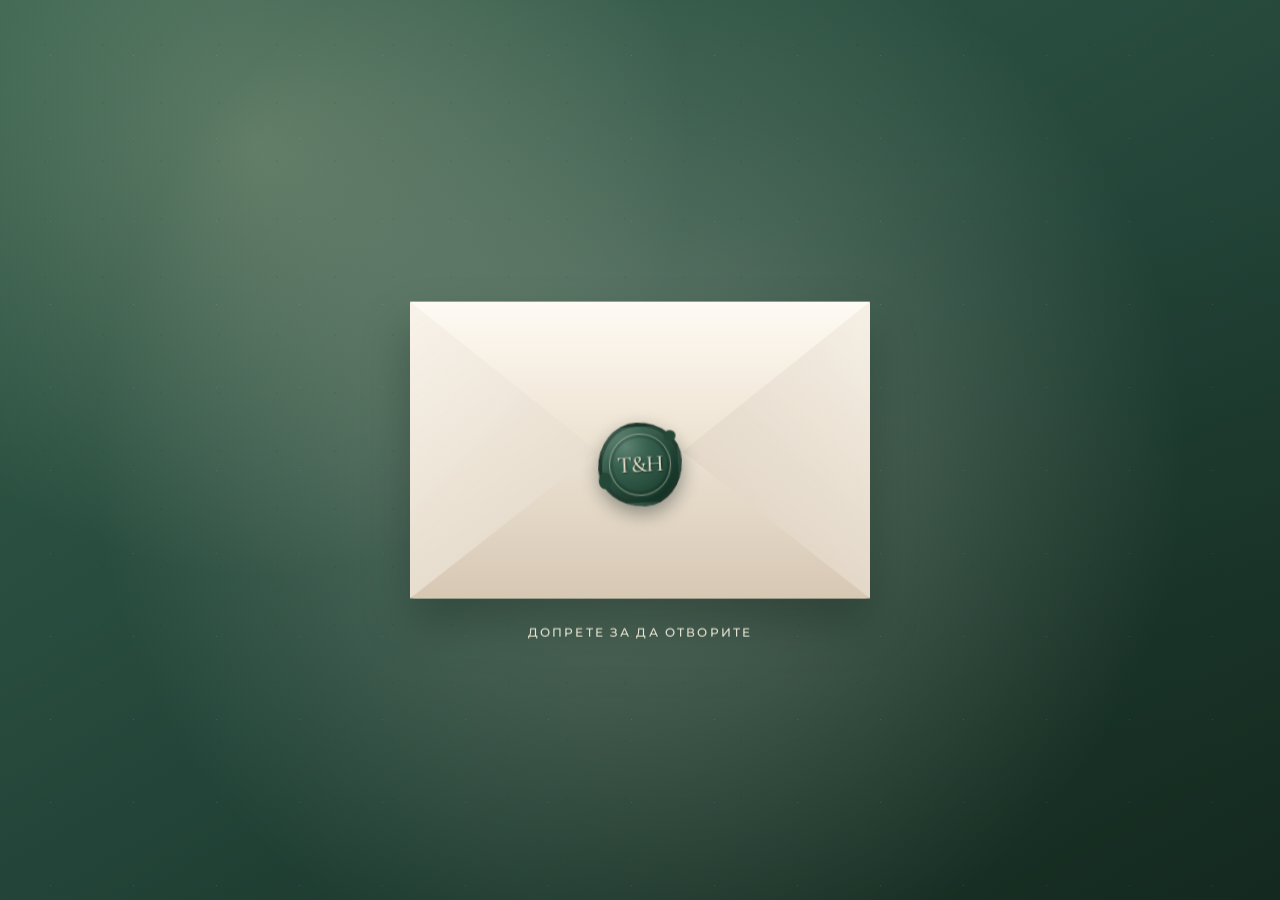
<file: index.html>
<!DOCTYPE html>
<html lang="mk">
<head>
  <meta charset="UTF-8">
  <meta name="viewport" content="width=device-width, initial-scale=1">
  <meta name="theme-color" content="#294f40">
  <meta name="description" content="Свадбена покана за Теодора и Никола — недела, 11 октомври 2026, Радово, Струмица.">
  <meta property="og:type" content="website">
  <meta property="og:locale" content="mk_MK">
  <meta property="og:title" content="Теодора и Никола — свадбена покана">
  <meta property="og:description" content="Недела, 11 октомври 2026 · Радово, Струмица. Поканети сте да прославите со нас.">
  <title>Теодора и Никола — Покана</title>
  <link rel="icon" href="data:image/svg+xml,%3Csvg%20xmlns='http://www.w3.org/2000/svg'%20viewBox='0%200%2032%2032'%3E%3Crect%20width='32'%20height='32'%20fill='%23294f40'/%3E%3Ccircle%20cx='16'%20cy='16'%20r='10.5'%20fill='none'%20stroke='%23f3ede1'%20stroke-width='1.25'/%3E%3Cpath%20d='M16%2010.5%20l4%205.5%20-4%205.5%20-4%20-5.5%20z'%20fill='%23f3ede1'/%3E%3C/svg%3E">
  <link rel="preconnect" href="https://fonts.googleapis.com">
  <link rel="preconnect" href="https://fonts.gstatic.com" crossorigin>
  <link rel="stylesheet" href="css/styles.css">
</head>

<body class="envelope-page" data-next="countdown.html">
  <section class="wax-scroll-cover" data-envelope-cover aria-label="Свадбена покана со восочен печат">
    <div class="wax-scroll-ambient" aria-hidden="true"></div>
    <div class="wax-scroll-dust" aria-hidden="true"></div>

    <div class="wax-scroll" data-envelope>
      <div class="wax-envelope" data-wax-envelope>
        <div class="wax-envelope-back" aria-hidden="true"></div>
        <div class="wax-envelope-inner" aria-hidden="true"></div>

        <div class="wax-envelope-flap" data-wax-envelope-flap aria-hidden="true">
          <div class="wax-envelope-flap-face wax-envelope-flap-face--front"></div>
          <div class="wax-envelope-flap-face wax-envelope-flap-face--back"></div>
        </div>

        <div class="wax-envelope-fold wax-envelope-fold--left" aria-hidden="true"></div>
        <div class="wax-envelope-fold wax-envelope-fold--right" aria-hidden="true"></div>
        <div class="wax-envelope-fold wax-envelope-fold--bottom" aria-hidden="true"></div>

        <button
          class="wax-envelope-seal"
          type="button"
          data-envelope-trigger
          aria-label="Отворете ја свадбената покана"
          aria-expanded="false"
        >
          <span class="wax-scroll-seal-ring" aria-hidden="true">
            <span class="wax-scroll-seal-emblem ampersand">Т&amp;Н</span>
          </span>
        </button>

        <p class="wax-scroll-prompt" aria-hidden="true">Допрете за да отворите</p>
      </div>

      <div class="wax-scroll-interior" data-scroll-interior aria-hidden="true" inert>
        <article class="wax-scroll-parchment">
          <!-- <svg class="ornament" viewBox="0 0 72 22" role="presentation" aria-hidden="true"><path d="M36 17c-7 0-14-3-19-8 6-2 14 1 19 8z"/><path d="M36 17c7 0 14-3 19-8-6-2-14 1-19 8z"/><path d="M36 17v-5"/><path d="M36 4l3.2 4L36 12l-3.2-4z"/></svg> -->
          <!-- <p class="wax-scroll-kicker">Заедно со нашите семејства</p> -->

          <header class="wax-scroll-header">
            <div class="wax-scroll-names" aria-label="Теодора и Никола">
              <span>Теодора</span>
              <i class="fam">&</i>
              <span>Никола</span>
            </div>
            <!-- <p class="wax-scroll-date">недела, 11 октомври 2026</p>
            <p class="wax-scroll-venue">Радово · Струмица</p> -->
          </header>

          <div class="wax-scroll-divider" aria-hidden="true"><span></span><i>◆</i><span></span></div>

          <p class="wax-scroll-message">
            Со огромна чест и задоволство ве покануваме да бидете дел од нашиот посебен ден.
          </p>

          <button class="button button--filled" type="button" data-view-invitation>
            Отворете ја поканата
          </button>
        </article>
      </div>
    </div>
  </section>

  <script defer src="https://cdn.jsdelivr.net/npm/gsap@3.15/dist/gsap.min.js"></script>
  <script defer src="js/main.js"></script>
</body>
</html>
</file>
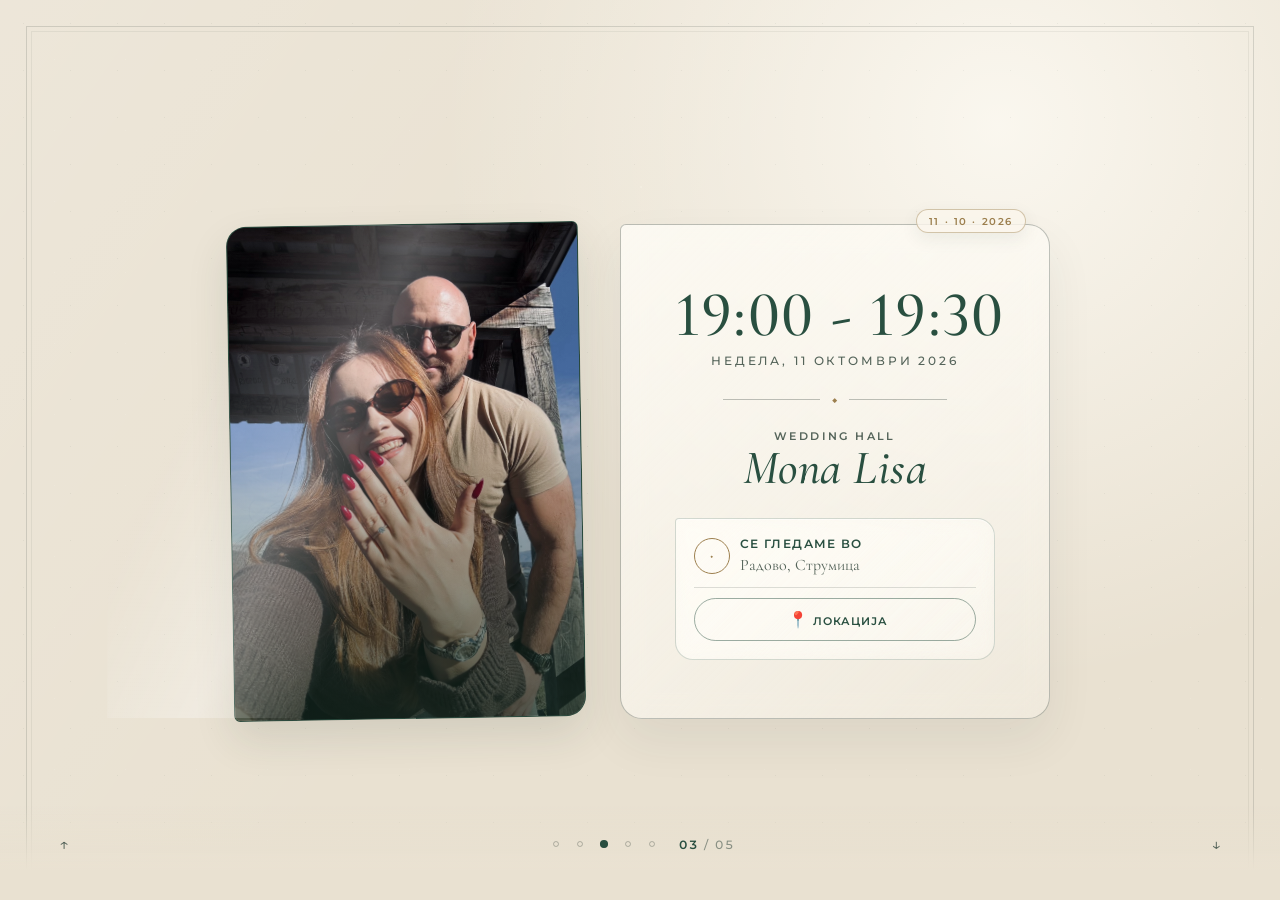
<file: ceremony.html>
<!DOCTYPE html>
<html lang="mk">
<head>
  <meta charset="UTF-8">
  <meta name="viewport" content="width=device-width, initial-scale=1">
  <meta name="theme-color" content="#294f40">
  <meta name="description" content="Венчавката на Теодора и Никола — недела, 11 октомври 2026 во 17:00, Радово, Струмица.">
  <meta property="og:type" content="website">
  <meta property="og:locale" content="mk_MK">
  <meta property="og:title" content="Венчавка | Теодора и Никола">
  <meta property="og:description" content="Недела, 11 октомври 2026 во 17:00 · Радово, Струмица.">
  <title>Венчавка | Теодора и Никола</title>
  <link rel="icon" href="data:image/svg+xml,%3Csvg%20xmlns='http://www.w3.org/2000/svg'%20viewBox='0%200%2032%2032'%3E%3Crect%20width='32'%20height='32'%20fill='%23294f40'/%3E%3Ccircle%20cx='16'%20cy='16'%20r='10.5'%20fill='none'%20stroke='%23f3ede1'%20stroke-width='1.25'/%3E%3Cpath%20d='M16%2010.5%20l4%205.5%20-4%205.5%20-4%20-5.5%20z'%20fill='%23f3ede1'/%3E%3C/svg%3E">
  <link rel="preconnect" href="https://fonts.googleapis.com">
  <link rel="preconnect" href="https://fonts.gstatic.com" crossorigin>
  <link rel="stylesheet" href="css/styles.css">
</head>

<body data-previous="countdown.html" data-next="rsvp.html">
  <main class="page page--linen">
    <div class="page-grain" aria-hidden="true"></div>

    <div class="page-content">
      <!-- <p class="eyebrow reveal">Венчавката</p> -->
      <!-- <h1 class="section-title reveal reveal-delay-1">Го кажуваме нашето „ДА“</h1> -->

      <div class="ceremony-layout reveal reveal-delay-2">
        <button class="ceremony-photo gallery-photo" type="button" data-gallery-photo aria-label="Отворете ја фотографијата од Теодора и Никола">
          <img src="images/IMG_0616.jpeg?v=2" alt="Теодора и Никола на планина">
          <span class="gallery-photo-shade" aria-hidden="true"></span>
        </button>

        <div class="venue-card">
          <p class="venue-time">19:00 - 19:30</p>
          <p class="venue-day">недела, 11 октомври 2026</p>

          <div class="rule" aria-hidden="true"><i>◆</i></div>

          <h2 class="venue-name">
            <span class="venue-name-type">Wedding Hall</span>
            <span class="venue-name-title">Mona Lisa</span>
          </h2>

          <div class="venue-map" aria-label="Отворете ја локацијата во мапа">
            <span class="venue-map-mark" aria-hidden="true">◆</span>
            <div class="venue-map-copy">
              <span class="venue-map-kicker">Се гледаме во</span>
              <span>Радово, Струмица</span>
            </div>
            <div class="venue-map-actions">
              <a href="https://maps.app.goo.gl/VGN8iESS7vJZYXxs6" target="_blank" rel="noopener noreferrer"><span aria-hidden="true">📍</span> Локација</a>
            </div>
          </div>
        </div>
      </div>
    </div>

    <dialog class="gallery-lightbox" data-gallery-lightbox aria-label="Преглед на фотографијата">
      <button class="gallery-lightbox-close" type="button" data-gallery-close aria-label="Затворете ја фотографијата">×</button>
      <img src="images/IMG_0616.jpeg?v=2" alt="Теодора и Никола на планина" data-gallery-lightbox-image>
      <p>Теодора &amp; Никола <i>·</i> 11 октомври 2026</p>
    </dialog>

    <nav class="page-nav" aria-label="Навигација низ поканата">
      <a class="page-nav-button" href="countdown.html" data-go-previous aria-label="Претходна страница: Одбројување">↑</a>
      <div class="page-progress" data-page-progress="3"></div>
      <a class="page-nav-button" href="rsvp.html" data-go-next aria-label="Следна страница: Потврда на присуство">↓</a>
    </nav>
  </main>

  <script defer src="https://cdn.jsdelivr.net/npm/gsap@3.15/dist/gsap.min.js"></script>
  <script defer src="js/main.js"></script>
</body>
</html>
</file>
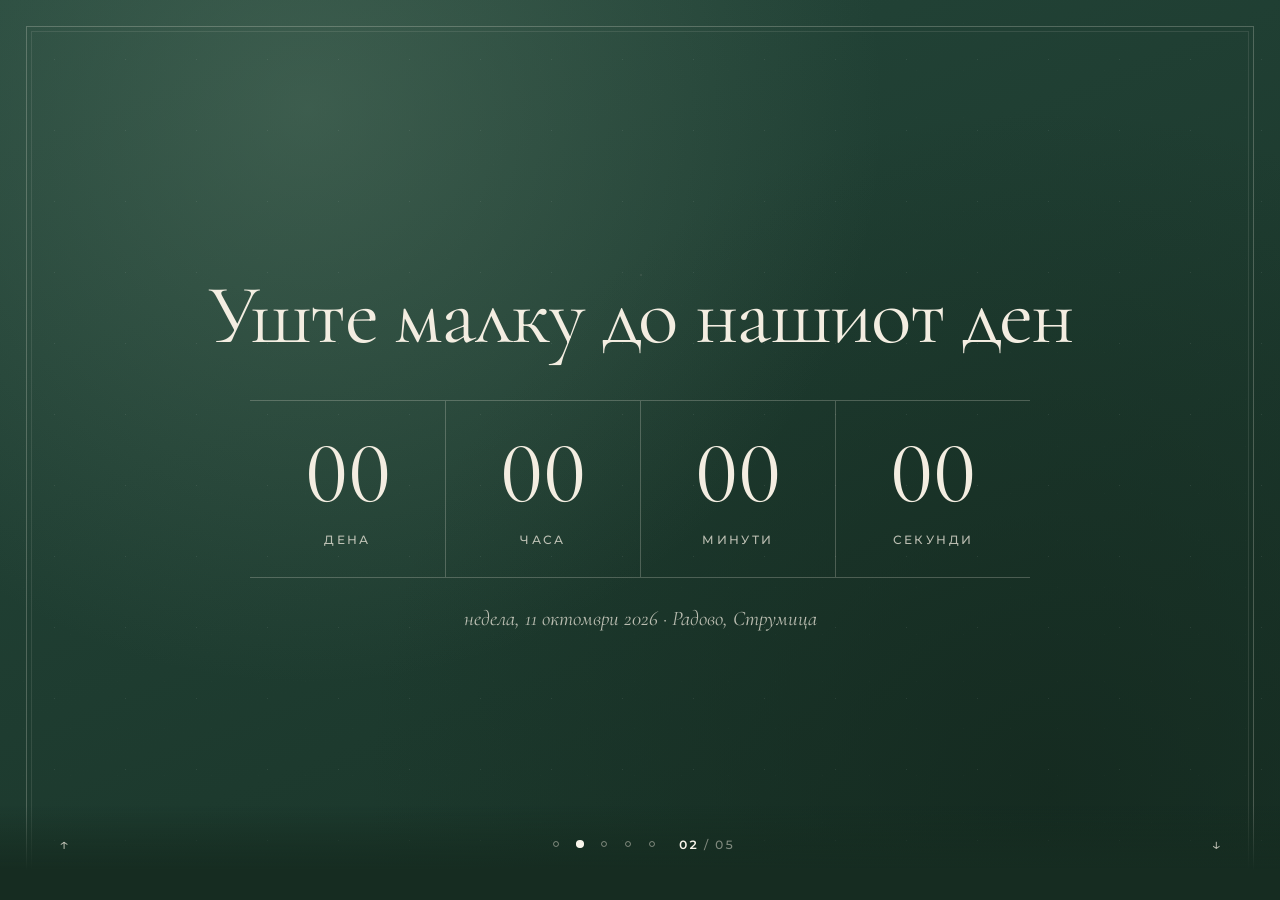
<file: countdown.html>
<!DOCTYPE html>
<html lang="mk">
<head>
  <meta charset="UTF-8">
  <meta name="viewport" content="width=device-width, initial-scale=1">
  <meta name="theme-color" content="#14291f">
  <meta name="description" content="Одбројување до свадбата на Теодора и Никола — недела, 11 октомври 2026.">
  <meta property="og:type" content="website">
  <meta property="og:locale" content="mk_MK">
  <meta property="og:title" content="Одбројување | Теодора и Никола">
  <meta property="og:description" content="Недела, 11 октомври 2026 · Радово, Струмица.">
  <title>Одбројување | Теодора и Никола</title>
  <link rel="icon" href="data:image/svg+xml,%3Csvg%20xmlns='http://www.w3.org/2000/svg'%20viewBox='0%200%2032%2032'%3E%3Crect%20width='32'%20height='32'%20fill='%23294f40'/%3E%3Ccircle%20cx='16'%20cy='16'%20r='10.5'%20fill='none'%20stroke='%23f3ede1'%20stroke-width='1.25'/%3E%3Cpath%20d='M16%2010.5%20l4%205.5%20-4%205.5%20-4%20-5.5%20z'%20fill='%23f3ede1'/%3E%3C/svg%3E">
  <link rel="preconnect" href="https://fonts.googleapis.com">
  <link rel="preconnect" href="https://fonts.gstatic.com" crossorigin>
  <link rel="stylesheet" href="css/styles.css">
</head>

<body data-previous="index.html" data-next="ceremony.html">
  <main class="page page--forest">
    <div class="page-grain" aria-hidden="true"></div>

    <div class="page-content">
      <!-- <p class="eyebrow reveal">Зачувајте го датумот</p> -->
      <h1 class="section-title reveal reveal-delay-1">Уште малку до нашиот ден</h1>

      <div
        class="countdown reveal reveal-delay-2"
        data-countdown
        data-wedding-date="2026-10-11T19:00:00+02:00"
        aria-hidden="true"
      >
        <div class="countdown-item">
          <span class="countdown-value" data-days>00</span>
          <span class="countdown-label">Дена</span>
        </div>

        <div class="countdown-item">
          <span class="countdown-value" data-hours>00</span>
          <span class="countdown-label">Часа</span>
        </div>

        <div class="countdown-item">
          <span class="countdown-value" data-minutes>00</span>
          <span class="countdown-label">Минути</span>
        </div>

        <div class="countdown-item">
          <span class="countdown-value" data-seconds>00</span>
          <span class="countdown-label">Секунди</span>
        </div>
      </div>

      <p class="visually-hidden" data-countdown-summary role="status" aria-live="polite"></p>

      <p class="countdown-note reveal reveal-delay-3">недела, 11 октомври 2026 · Радово, Струмица</p>
    </div>

    <nav class="page-nav" aria-label="Навигација низ поканата">
      <a class="page-nav-button" href="index.html" data-go-previous aria-label="Претходна страница: Поканети сте">↑</a>
      <div class="page-progress" data-page-progress="2"></div>
      <a class="page-nav-button" href="ceremony.html" data-go-next aria-label="Следна страница: Венчавка">↓</a>
    </nav>
  </main>

  <script defer src="https://cdn.jsdelivr.net/npm/gsap@3.15/dist/gsap.min.js"></script>
  <script defer src="js/main.js"></script>
</body>
</html>
</file>
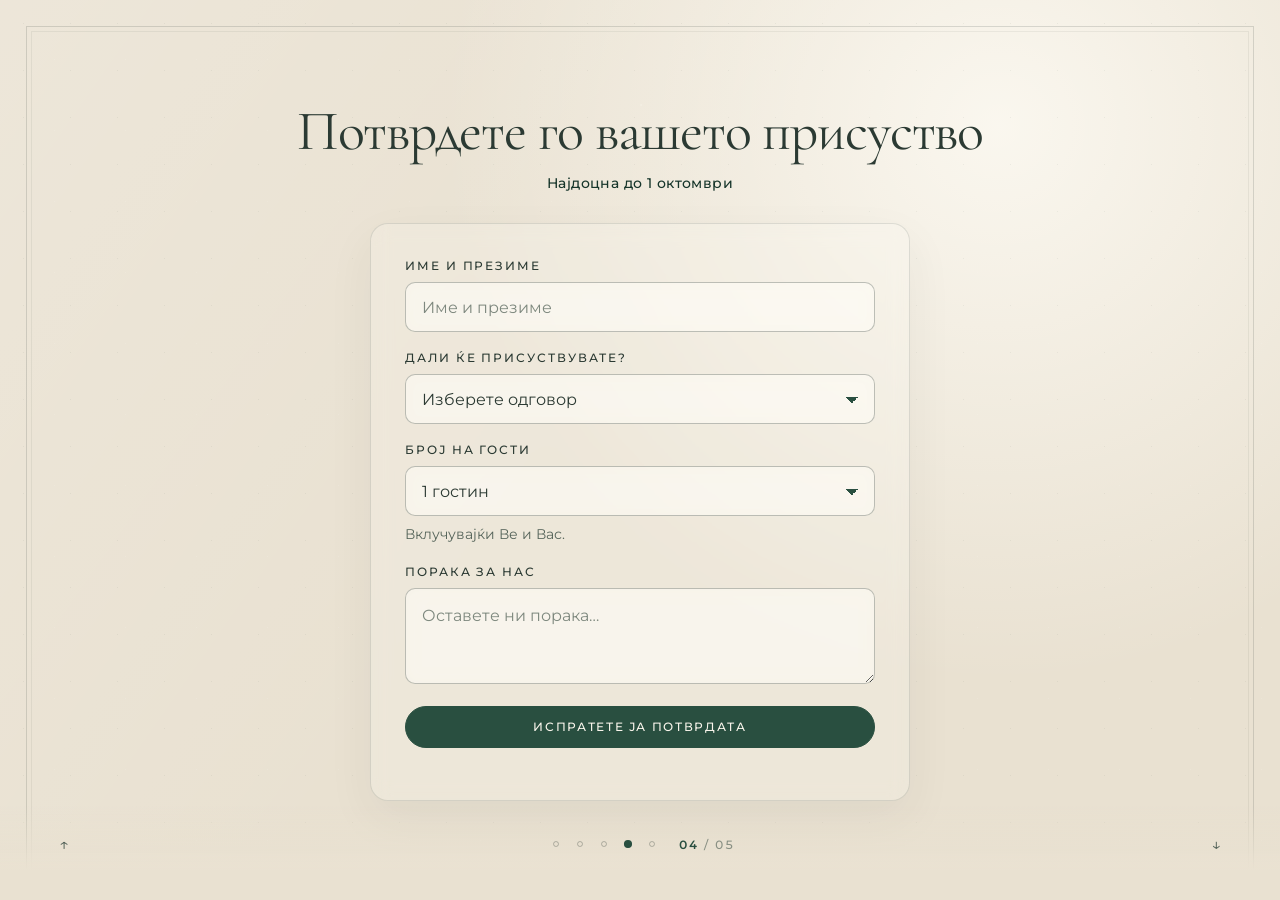
<file: rsvp.html>
<!DOCTYPE html>
<html lang="mk">
<head>
  <meta charset="UTF-8">
  <meta name="viewport" content="width=device-width, initial-scale=1">
  <meta name="theme-color" content="#294f40">
  <meta name="description" content="Потврдете го присуството на свадбата на Теодора и Никола, 11 октомври 2026.">
  <meta property="og:type" content="website">
  <meta property="og:locale" content="mk_MK">
  <meta property="og:title" content="Потврда на присуство | Теодора и Никола">
  <meta property="og:description" content="Јавете ни се дали ќе ни се придружите на 11 октомври 2026.">
  <title>Потврда на присуство | Теодора и Никола</title>
  <link rel="icon" href="data:image/svg+xml,%3Csvg%20xmlns='http://www.w3.org/2000/svg'%20viewBox='0%200%2032%2032'%3E%3Crect%20width='32'%20height='32'%20fill='%23294f40'/%3E%3Ccircle%20cx='16'%20cy='16'%20r='10.5'%20fill='none'%20stroke='%23f3ede1'%20stroke-width='1.25'/%3E%3Cpath%20d='M16%2010.5%20l4%205.5%20-4%205.5%20-4%20-5.5%20z'%20fill='%23f3ede1'/%3E%3C/svg%3E">
  <link rel="preconnect" href="https://fonts.googleapis.com">
  <link rel="preconnect" href="https://fonts.gstatic.com" crossorigin>
  <link rel="stylesheet" href="css/styles.css">
</head>

<body data-previous="ceremony.html" data-next="thank-you.html" data-lock-previous>
  <main class="page page--linen">
    <div class="page-grain" aria-hidden="true"></div>

    <div class="page-content">
      <!-- <p class="eyebrow reveal">Ве молиме потврдете</p> -->
      <h1 class="section-title section-title--compact reveal reveal-delay-1">Потврдете го вашето присуство</h1>
      <p class="rsvp-deadline reveal reveal-delay-2">Најдоцна до 1 октомври</p>

      <!-- TODO: формата засега го чува одговорот само во прелистувачот на гостинот.
           За да стигнат одговорите до вас, поврзете ја со сервис
           (на пр. Formspree, Google Forms или сопствен endpoint):
           <form action="https://formspree.io/f/XXXX" method="POST"> -->
      <form class="rsvp-form reveal reveal-delay-2" data-rsvp-form novalidate>
        <div class="form-group">
          <label class="form-label" for="name">Име и презиме</label>
          <input
            class="form-input"
            id="name"
            name="name"
            type="text"
            placeholder="Име и презиме"
            autocomplete="name"
            required
          >
        </div>

        <div class="form-group">
          <label class="form-label" for="attendance">Дали ќе присуствувате?</label>
          <select class="form-select" id="attendance" name="attendance" required>
            <option value="">Изберете одговор</option>
            <option value="yes">Со задоволство ќе присуствувам</option>
            <option value="no">За жал, нема да можам</option>
          </select>
        </div>

        <div class="form-group" data-guests-group>
          <label class="form-label" for="guests">Број на гости</label>
          <select class="form-select" id="guests" name="guests" aria-describedby="guests-hint">
            <option value="1">1 гостин</option>
            <option value="2">2 гости</option>
            <option value="3">3 гости</option>
            <option value="4">4 гости</option>
            <option value="5">5 гости</option>
            <option value="6">6 гости</option>
          </select>
          <p class="form-hint" id="guests-hint">Вклучувајќи Ве и Вас.</p>
        </div>

        <div class="form-group">
          <label class="form-label" for="message">Порака за нас</label>
          <textarea
            class="form-textarea"
            id="message"
            name="message"
            placeholder="Оставете ни порака…"
          ></textarea>
        </div>

        <button class="button button--filled" type="submit">Испратете ја потврдата</button>

        <p class="form-message" data-form-message role="status" aria-live="polite"></p>
      </form>
    </div>

    <nav class="page-nav" aria-label="Навигација низ поканата">
      <a class="page-nav-button" href="ceremony.html" data-go-previous aria-disabled="true" aria-label="Назад е оневозможено">↑</a>
      <div class="page-progress" data-page-progress="4"></div>
      <a class="page-nav-button" href="thank-you.html" data-go-next aria-label="Следна страница: Ви благодариме">↓</a>
    </nav>
  </main>

  <script defer src="https://cdn.jsdelivr.net/npm/gsap@3.15/dist/gsap.min.js"></script>
  <script defer src="js/main.js"></script>
</body>
</html>
</file>
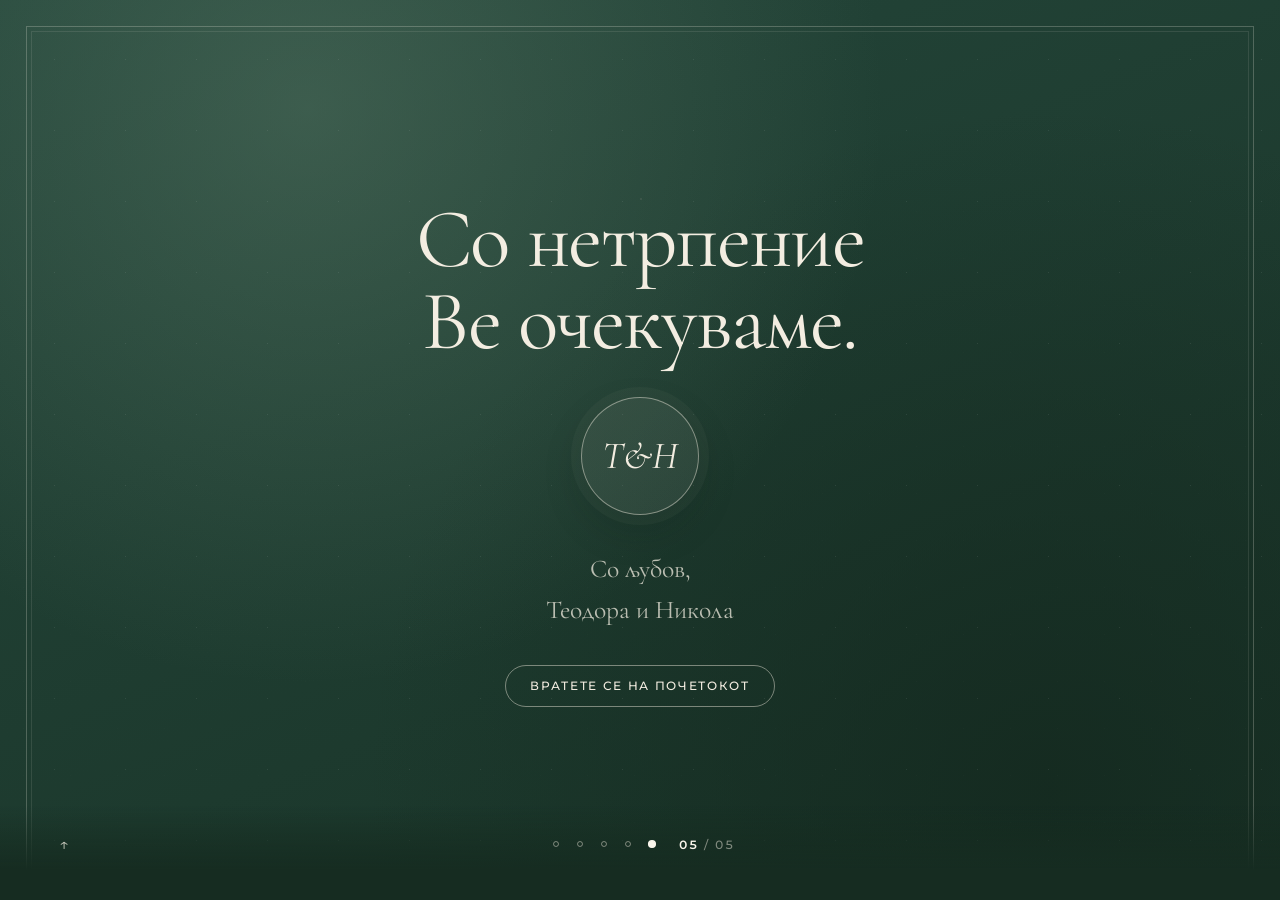
<file: thank-you.html>
<!DOCTYPE html>
<html lang="mk">
<head>
  <meta charset="UTF-8">
  <meta name="viewport" content="width=device-width, initial-scale=1">
  <meta name="theme-color" content="#14291f">
  <meta name="description" content="Ви благодариме — Теодора и Никола, недела, 11 октомври 2026.">
  <meta property="og:type" content="website">
  <meta property="og:locale" content="mk_MK">
  <meta property="og:title" content="Ви благодариме | Теодора и Никола">
  <meta property="og:description" content="Со нетрпение очекуваме да прославиме со Вас.">
  <title>Ви благодариме | Теодора и Никола</title>
  <link rel="icon" href="data:image/svg+xml,%3Csvg%20xmlns='http://www.w3.org/2000/svg'%20viewBox='0%200%2032%2032'%3E%3Crect%20width='32'%20height='32'%20fill='%23294f40'/%3E%3Ccircle%20cx='16'%20cy='16'%20r='10.5'%20fill='none'%20stroke='%23f3ede1'%20stroke-width='1.25'/%3E%3Cpath%20d='M16%2010.5%20l4%205.5%20-4%205.5%20-4%20-5.5%20z'%20fill='%23f3ede1'/%3E%3C/svg%3E">
  <link rel="preconnect" href="https://fonts.googleapis.com">
  <link rel="preconnect" href="https://fonts.gstatic.com" crossorigin>
  <link rel="stylesheet" href="css/styles.css">
</head>

<body data-previous="rsvp.html">
  <main class="page page--forest">
    <div class="page-grain" aria-hidden="true"></div>

    <div class="page-content">
      <!-- <p class="eyebrow reveal">недела, 11 октомври 2026</p> -->

      <h1 class="section-title reveal reveal-delay-1">
        Со нетрпение Ве очекуваме.
      </h1>

      <div class="monogram reveal reveal-delay-2" aria-hidden="true">Т&amp;Н</div>

      <p class="signoff reveal reveal-delay-3">
        Со љубов,<br>
        Теодора и Никола
      </p>

      <div class="button-row reveal reveal-delay-3">
        <a class="button" href="index.html">Вратете се на почетокот</a>
      </div>
    </div>

    <nav class="page-nav" aria-label="Навигација низ поканата">
      <a class="page-nav-button" href="rsvp.html" data-go-previous aria-label="Претходна страница: Потврда на присуство">↑</a>
      <div class="page-progress" data-page-progress="5"></div>
      <span class="page-nav-spacer" aria-hidden="true"></span>
    </nav>
  </main>

  <script defer src="https://cdn.jsdelivr.net/npm/gsap@3.15/dist/gsap.min.js"></script>
  <script defer src="js/main.js"></script>
</body>
</html>
</file>
<file: css/styles.css>
@import url('https://fonts.googleapis.com/css2?family=Cormorant+Garamond:ital,wght@0,400;0,500;0,600;1,400;1,500&family=Montserrat:wght@300;400;500;600&display=swap');

/* ======================================================
   TOKENS
   One committed visual world: printed parchment, forest
   ink, wax seal. No dark-mode swap — every colour below
   is painted explicitly.
====================================================== */

:root {
  color-scheme: light;

  /* Grounds */
  --parchment: #f3ede1;
  --linen: #e9e1d1;
  --paper: #faf6ec;
  --forest-deep: #14291f;

  /* Ink */
  --ink: #2b3a33;
  --ink-soft: #55645a;
  --ink-invert: #f3ede1;
  --ink-invert-soft: rgba(243, 237, 225, 0.74);

  /* Accent */
  --forest: #294f40;
  --forest-dark: #17362b;
  --gilt: #9c7f4e;

  /* Lines */
  --line: rgba(43, 58, 51, 0.16);
  --line-strong: rgba(43, 58, 51, 0.3);
  --line-invert: rgba(243, 237, 225, 0.24);
  --line-invert-strong: rgba(243, 237, 225, 0.45);

  /* Type */
  --serif: 'Cormorant Garamond', 'Iowan Old Style', Georgia, serif;
  --sans: 'Montserrat', 'Helvetica Neue', Arial, sans-serif;

  /* Metrics */
  --page-padding: clamp(28px, 6vw, 80px);
  --frame-inset: clamp(12px, 2.4vw, 26px);
  --nav-height: 68px;
}

*,
*::before,
*::after {
  box-sizing: border-box;
}

html {
  margin: 0;
  padding: 0;
  background: var(--parchment);
  -webkit-text-size-adjust: 100%;
  -moz-text-size-adjust: 100%;
  text-size-adjust: 100%;
}

body {
  min-height: 100svh;
  margin: 0;
  font-family: var(--sans);
  font-size: 1rem;
  color: var(--ink);
  background: var(--parchment);
  overflow-x: hidden;
  opacity: 0;
  animation: page-enter 700ms ease forwards;
  -webkit-font-smoothing: antialiased;
  padding-top: env(safe-area-inset-top, 0px);
  padding-bottom: env(safe-area-inset-bottom, 0px);
}

body.page-leaving[data-navigation-direction='previous'] {
  animation-name: page-leave-previous;
}

button,
input,
textarea,
select {
  font: inherit;
  color: inherit;
}

button,
a {
  -webkit-tap-highlight-color: transparent;
}

a {
  color: inherit;
  text-decoration: none;
}

img {
  display: block;
  max-width: 100%;
}

.visually-hidden {
  position: absolute;
  width: 1px;
  height: 1px;
  margin: -1px;
  padding: 0;
  overflow: hidden;
  clip-path: inset(50%);
  white-space: nowrap;
  border: 0;
}

/* ======================================================
   PAGE SHELL
   A hairline double rule runs on every page — the one
   device that ties the eight screens together.
====================================================== */

.page {
  position: relative;
  min-height: 100svh;
  display: flex;
  align-items: center;
  justify-content: center;
  padding: calc(var(--page-padding) + 12px) var(--page-padding)
    calc(var(--nav-height) + 16px);
}

.page::before {
  content: '';
  position: absolute;
  inset: var(--frame-inset);
  z-index: 1;
  border: 1px solid var(--line);
  pointer-events: none;
  animation: frame-breathe 7s ease-in-out infinite;
}

.page::after {
  content: '';
  position: absolute;
  inset: calc(var(--frame-inset) + 5px);
  z-index: 1;
  border: 1px solid var(--line);
  opacity: 0.45;
  pointer-events: none;
  animation: frame-breathe 7s ease-in-out 1.2s infinite reverse;
}

.page-content {
  position: relative;
  z-index: 2;
  width: min(100%, 900px);
  text-align: center;
}

.page-content::before {
  content: '';
  position: absolute;
  z-index: -1;
  inset: -clamp(22px, 5vw, 58px);
  border: 1px solid rgba(255, 253, 247, 0.22);
  border-radius: 28px;
  background: rgba(255, 253, 247, 0.08);
  box-shadow: 0 24px 70px rgba(20, 41, 31, 0.06);
  -webkit-backdrop-filter: blur(3px);
  backdrop-filter: blur(3px);
  pointer-events: none;
}

.page--forest .page-content::before {
  border-color: rgba(243, 237, 225, 0.12);
  background: rgba(20, 41, 31, 0.1);
  box-shadow: 0 24px 70px rgba(8, 20, 14, 0.16);
}

.page--parchment {
  background:
    radial-gradient(circle at 22% 8%, rgba(255, 253, 247, 0.9), transparent 46%),
    linear-gradient(115deg, rgba(255, 255, 255, 0.2), transparent 42%),
    var(--parchment);
}

.page--linen {
  background:
    radial-gradient(circle at 78% 14%, rgba(255, 253, 247, 0.78), transparent 44%),
    linear-gradient(125deg, rgba(255, 255, 255, 0.18), transparent 48%),
    var(--linen);
}

.page--forest {
  color: var(--ink-invert);
  background:
    radial-gradient(circle at 24% 12%, rgba(112, 143, 122, 0.34), transparent 46%),
    radial-gradient(circle at 82% 88%, rgba(20, 41, 31, 0.85), transparent 52%),
    linear-gradient(158deg, #24463a 0%, #1a3529 52%, #12241b 100%);
  background-size: auto, auto, 170% 170%;
  animation: forest-shift 16s ease-in-out infinite alternate;
}

.page--forest::before,
.page--forest::after {
  border-color: var(--line-invert);
}

/* Paper grain. */
.page-grain {
  position: absolute;
  inset: 0;
  z-index: 0;
  opacity: 0.5;
  pointer-events: none;
  background-image:
    radial-gradient(circle, rgba(85, 100, 90, 0.16) 0 0.6px, transparent 0.85px),
    radial-gradient(circle, rgba(255, 255, 255, 0.22) 0 0.5px, transparent 0.75px);
  background-position: 0 0, 19px 24px;
  background-size: 47px 47px, 71px 71px;
  animation: grain-drift 18s linear infinite;
}

.page--forest .page-grain {
  opacity: 0.38;
}

/* ======================================================
   TYPOGRAPHY
====================================================== */

.eyebrow {
  margin: 0 0 18px;
  font-size: 0.75rem;
  font-weight: 500;
  letter-spacing: 0.3em;
  text-transform: uppercase;
  color: var(--forest);
}

.page--forest .eyebrow {
  color: #b9cdbe;
}

.section-title {
  margin: 0 0 22px;
  font-family: var(--serif);
  font-size: clamp(2.65rem, 8vw, 5.25rem);
  font-weight: 400;
  line-height: 0.98;
  letter-spacing: -0.02em;
  text-wrap: balance;
}

.section-title--compact {
  font-size: clamp(2.2rem, 5.5vw, 3.5rem);
}

.subtitle {
  max-width: 34ch;
  margin: 0 auto;
  font-family: var(--serif);
  font-size: clamp(1.3rem, 3.6vw, 1.85rem);
  font-weight: 400;
  line-height: 1.45;
  color: var(--ink-soft);
  text-wrap: balance;
}

.page--forest .subtitle {
  color: var(--ink-invert-soft);
}

.body-copy {
  max-width: 62ch;
  margin: 26px auto 0;
  font-size: 0.975rem;
  line-height: 1.85;
  color: var(--ink-soft);
}

.page--forest .body-copy {
  color: var(--ink-invert-soft);
}

.lede {
  font-size: 1.05rem;
}

/* ------------------------------------------------------
   Ornaments
------------------------------------------------------ */

/* Drawn rather than typed: no Cormorant weight carries a
   fleuron, so the glyph fell back to a mismatched face. */
.ornament {
  display: block;
  width: 62px;
  height: auto;
  margin: 0 auto 20px;
  fill: none;
  stroke: var(--gilt);
  stroke-width: 1.4;
  stroke-linecap: round;
  stroke-linejoin: round;
  stroke-dasharray: 90;
  stroke-dashoffset: 90;
  animation: ornament-draw 1.1s ease-out 180ms forwards;
}

.ornament path:nth-child(2) {
  animation-delay: 280ms;
}

.ornament path:nth-child(3),
.ornament path:nth-child(4) {
  animation-delay: 380ms;
}

.page--forest .ornament {
  stroke: #c3a877;
}

.rule {
  display: flex;
  align-items: center;
  justify-content: center;
  gap: 12px;
  width: min(260px, 70%);
  margin: 26px auto;
  color: var(--gilt);
}

.rule::before,
.rule::after {
  content: '';
  flex: 1;
  height: 1px;
  background: var(--line-strong);
  transform: scaleX(0);
  transform-origin: center;
  animation: rule-grow 700ms ease-out 220ms forwards;
}

.rule i {
  font-size: 0.55rem;
  font-style: normal;
  animation: jewel-pulse 3.5s ease-in-out 1.1s infinite;
}

.page--forest .rule {
  color: #c3a877;
}

.page--forest .rule::before,
.page--forest .rule::after {
  background: var(--line-invert-strong);
}

/* ======================================================
   BUTTONS
====================================================== */

.button {
  min-height: 42px;
  display: inline-flex;
  align-items: center;
  justify-content: center;
  padding: 12px 24px;
  border: 1px solid var(--forest);
  border-radius: 999px;
  font-size: 0.74rem;
  font-weight: 500;
  letter-spacing: 0.14em;
  text-transform: uppercase;
  color: var(--forest);
  background: transparent;
  cursor: pointer;
  position: relative;
  overflow: hidden;
  transition:
    background 220ms ease,
    border-color 220ms ease,
    color 220ms ease,
    transform 220ms ease,
    box-shadow 220ms ease;
}

.button:hover {
  color: var(--paper);
  background: var(--forest);
  transform: translateY(-2px);
  box-shadow: 0 10px 24px rgba(41, 79, 64, 0.16);
}

.button::after {
  content: '';
  position: absolute;
  top: -60%;
  left: -35%;
  width: 24%;
  height: 220%;
  background: rgba(255, 255, 255, 0.24);
  transform: translateX(-180%) rotate(18deg);
  transition: transform 650ms ease;
  pointer-events: none;
}

.button:hover::after {
  transform: translateX(620%) rotate(18deg);
}

.button--filled {
  color: var(--paper);
  background: var(--forest);
}

.wax-scroll-interior .button[data-view-invitation],
.wax-scroll-interior .button[data-view-invitation]:hover,
.wax-scroll-interior .button[data-view-invitation]:focus-visible,
.wax-scroll-interior .button[data-view-invitation]:active {
  border-color: transparent;
  box-shadow: none;
  outline: none;
}

.button--filled:hover {
  border-color: var(--forest-dark);
  background: var(--forest-dark);
}

.button:active {
  transform: translateY(0) scale(0.98);
}

.button:disabled {
  cursor: default;
  opacity: 0.7;
  transform: none;
}

.page--forest .button {
  border-color: var(--line-invert-strong);
  color: var(--ink-invert);
}

.page--forest .button:hover {
  border-color: var(--paper);
  color: var(--forest-dark);
  background: var(--paper);
}

.button-row {
  display: flex;
  flex-wrap: wrap;
  justify-content: center;
  gap: 12px;
  margin-top: 34px;
}

:where(.button, .page-nav-button, .page-dot, .form-input, .form-select, .form-textarea, .wax-envelope-seal):focus-visible {
  outline: 2px solid var(--forest-dark);
  outline-offset: 3px;
}

.page--forest :where(.button, .page-nav-button, .page-dot):focus-visible {
  outline-color: var(--paper);
}

/* ======================================================
   PAGE NAVIGATION
====================================================== */

.page-nav {
  position: fixed;
  z-index: 20;
  right: calc(var(--frame-inset) + 14px);
  bottom: calc(var(--frame-inset) + 6px);
  left: calc(var(--frame-inset) + 14px);
  display: flex;
  align-items: center;
  justify-content: space-between;
  gap: 12px;
  min-height: 48px;
  color: var(--ink-soft);
}

.page--forest .page-nav {
  color: var(--ink-invert-soft);
}

/* Keeps copy legible where a scrolling page passes under the bar. */
.page-nav::before {
  content: '';
  position: absolute;
  z-index: -1;
  inset: -14px calc(var(--frame-inset) * -1 - 14px) calc(var(--frame-inset) * -1 - 6px);
  background: linear-gradient(to top, var(--parchment) 32%, transparent);
  pointer-events: none;
}

.page--linen .page-nav::before {
  background: linear-gradient(to top, var(--linen) 32%, transparent);
}

.page--forest .page-nav::before {
  background: linear-gradient(to top, #162c21 32%, transparent);
}

.page-nav-button {
  flex: none;
  min-width: 48px;
  min-height: 48px;
  display: flex;
  align-items: center;
  justify-content: center;
  border: 0;
  border-radius: 50%;
  background: transparent;
  color: inherit;
  font-size: 1.05rem;
  cursor: pointer;
  transition: transform 200ms ease, color 200ms ease;
}

.page-nav-button:hover {
  color: var(--forest);
  transform: translateY(-3px) scale(1.08);
}

.page--forest .page-nav-button:hover {
  color: var(--paper);
}

.page-nav-button[hidden] {
  display: none;
}

.page-nav-spacer {
  flex: none;
  width: 48px;
}

.page-progress {
  display: flex;
  flex: 1;
  align-items: center;
  justify-content: center;
  gap: 16px;
  min-width: 0;
}

.page-count {
  margin: 0;
  font-size: 0.75rem;
  font-weight: 500;
  letter-spacing: 0.16em;
  font-variant-numeric: tabular-nums;
  white-space: nowrap;
}

.page-count b {
  font-weight: 600;
  color: var(--forest);
}

.page--forest .page-count b {
  color: var(--paper);
}

.page-count span {
  opacity: 0.65;
}

/* Jump rail. Pointer-only and wide viewports: the 8 targets
   cannot reach 44px next to the arrows on a phone, so touch
   gets the arrows and swipe instead. */
.page-dots {
  display: none;
  align-items: center;
  gap: 2px;
  margin: 0;
  padding: 0;
  list-style: none;
}

.page-dot {
  display: flex;
  align-items: center;
  justify-content: center;
  width: 22px;
  height: 44px;
  cursor: pointer;
}

.page-dot::before {
  content: '';
  width: 6px;
  height: 6px;
  border: 1px solid var(--line-strong);
  border-radius: 50%;
  background: transparent;
  transition: background 200ms ease, border-color 200ms ease, transform 200ms ease;
}

.page-dot:hover::before {
  border-color: var(--forest);
  background: var(--forest);
  transform: scale(1.25);
}

.page-dot[aria-current='page']::before {
  border-color: var(--forest);
  background: var(--forest);
  transform: scale(1.35);
}

.page--forest .page-dot::before {
  border-color: var(--line-invert-strong);
}

.page--forest .page-dot:hover::before,
.page--forest .page-dot[aria-current='page']::before {
  border-color: var(--paper);
  background: var(--paper);
}

@media (min-width: 760px) and (pointer: fine) {
  .page-dots {
    display: flex;
  }
}

/* ======================================================
   COUNTDOWN — stat band
====================================================== */

.countdown {
  display: grid;
  grid-template-columns: repeat(4, 1fr);
  max-width: 780px;
  margin: 44px auto 0;
  border-top: 1px solid var(--line-invert);
  border-bottom: 1px solid var(--line-invert);
}

.countdown-item {
  padding: 30px 8px;
}

.countdown-item + .countdown-item {
  border-left: 1px solid var(--line-invert);
}

.countdown-value {
  display: block;
  font-family: var(--serif);
  font-variant-numeric: lining-nums;
  font-size: clamp(2.9rem, 9vw, 5.4rem);
  font-weight: 400;
  line-height: 1;
  color: var(--ink-invert);
  animation: number-breathe 4s ease-in-out 1s infinite;
}

.countdown-label {
  display: block;
  margin-top: 14px;
  font-size: 0.75rem;
  font-weight: 500;
  letter-spacing: 0.2em;
  text-transform: uppercase;
  color: var(--ink-invert-soft);
}

.countdown-note {
  margin: 28px 0 0;
  font-family: var(--serif);
  font-size: clamp(1.05rem, 2.6vw, 1.3rem);
  font-style: italic;
  color: var(--ink-invert-soft);
}

.rsvp-deadline {
  margin: -6px 0 26px;
  font-family: var(--sans);
  font-size: 0.85rem;
  font-weight: 500;
  letter-spacing: 0.03em;
  line-height: 1.4;
  color: var(--forest-dark);
}

/* ======================================================
   STORY — asymmetric split
====================================================== */

.story-grid {
  display: grid;
  grid-template-columns: 5fr 7fr;
  gap: clamp(28px, 5vw, 68px);
  align-items: center;
  text-align: left;
}

.story-content .section-title {
  text-align: left;
}

.story-content .body-copy {
  margin-left: 0;
  margin-right: 0;
}

.portrait-frame {
  position: relative;
  min-height: 440px;
  display: flex;
  align-items: center;
  justify-content: center;
  overflow: hidden;
  padding: 30px;
  border: 1px solid var(--line-strong);
  border-radius: 999px 999px 6px 6px;
  background:
    radial-gradient(circle at 50% 22%, rgba(255, 253, 247, 0.95), transparent 58%),
    linear-gradient(160deg, rgba(41, 79, 64, 0.06), rgba(156, 127, 78, 0.13));
  font-family: var(--serif);
  transition: transform 500ms ease, box-shadow 500ms ease;
  animation: portrait-float 6s ease-in-out 1s infinite;
}

.portrait-frame:hover {
  transform: translateY(-6px) rotate(-0.4deg);
  box-shadow: 0 18px 34px rgba(43, 58, 51, 0.1);
}

.portrait-frame::before {
  content: '';
  position: absolute;
  inset: 12px;
  border: 1px solid var(--line);
  border-radius: 999px 999px 4px 4px;
}

.portrait-monogram {
  position: relative;
  z-index: 1;
  font-size: clamp(2.8rem, 7vw, 4.4rem);
  line-height: 1;
  letter-spacing: -0.02em;
  color: var(--forest);
}

.portrait-monogram i {
  font-size: 0.7em;
  color: var(--gilt);
}

.portrait-caption {
  position: absolute;
  bottom: 34px;
  left: 0;
  right: 0;
  z-index: 1;
  font-family: var(--sans);
  font-size: 0.75rem;
  font-weight: 500;
  letter-spacing: 0.22em;
  text-transform: uppercase;
  text-align: center;
  color: var(--ink-soft);
}

/* ======================================================
   CEREMONY — the card
====================================================== */

.ceremony-layout {
  position: relative;
  display: grid;
  grid-template-columns: minmax(240px, 0.9fr) minmax(300px, 1.1fr);
  gap: clamp(18px, 4vw, 38px);
  align-items: stretch;
  max-width: 820px;
  margin: 38px auto 0;
}

.ceremony-layout::before {
  content: '11 · 10 · 2026';
  position: absolute;
  top: -15px;
  right: 24px;
  z-index: 3;
  padding: 5px 12px;
  border: 1px solid rgba(156, 127, 78, 0.42);
  border-radius: 999px;
  color: var(--gilt);
  background: rgba(250, 246, 236, 0.82);
  font-size: 0.62rem;
  font-weight: 600;
  letter-spacing: 0.16em;
  box-shadow: 0 6px 18px rgba(43, 58, 51, 0.08);
}

.ceremony-photo {
  position: relative;
  min-height: 420px;
  overflow: hidden;
  padding: 0;
  border: 1px solid var(--line-strong);
  border-radius: 22px 6px 22px 6px;
  color: var(--paper);
  background: var(--forest);
  cursor: zoom-in;
  text-align: left;
  box-shadow: 0 18px 42px rgba(43, 58, 51, 0.12);
  transform: rotate(-1deg);
  transition: transform 500ms ease, box-shadow 500ms ease;
}

.ceremony-photo:hover {
  transform: rotate(0deg) translateY(-5px);
  box-shadow: 0 26px 52px rgba(43, 58, 51, 0.18);
}

.ceremony-photo img {
  position: absolute;
  inset: 0;
  width: 100%;
  height: 100%;
  max-width: none;
  object-fit: cover;
  object-position: center 42%;
  filter: saturate(0.9) contrast(1.04);
  transition: transform 900ms cubic-bezier(0.2, 0.7, 0.2, 1), filter 500ms ease;
}

.ceremony-photo:hover img {
  transform: scale(1.06);
  filter: saturate(1) contrast(1.07);
}

.venue-card {
  position: relative;
  width: min(100%, 640px);
  margin: 0;
  padding: clamp(34px, 6vw, 58px) clamp(26px, 5vw, 54px);
  border: 1px solid var(--line-strong);
  border-radius: 6px 22px 22px 22px;
  background:
    linear-gradient(135deg, rgba(255, 253, 247, 0.78), rgba(255, 253, 247, 0.3));
  -webkit-backdrop-filter: blur(12px);
  backdrop-filter: blur(12px);
  box-shadow: 0 22px 48px rgba(43, 58, 51, 0.07);
  transition: transform 400ms ease, box-shadow 400ms ease;
}

.venue-card::after {
  content: '';
  position: absolute;
  inset: 0;
  background: linear-gradient(115deg, transparent 25%, rgba(255, 255, 255, 0.3) 48%, transparent 65%);
  transform: translateX(-120%);
  animation: surface-sheen 8s ease-in-out 1.4s infinite;
  pointer-events: none;
}

.venue-card:hover {
  transform: translateY(-5px);
  box-shadow: 0 28px 56px rgba(43, 58, 51, 0.12);
}

.venue-time {
  margin: 0 0 6px;
  font-family: var(--serif);
  font-variant-numeric: lining-nums;
  font-size: clamp(2.1rem, 5vw, 4.2rem);
  font-weight: 500;
  line-height: 1;
  letter-spacing: 0.02em;
  white-space: nowrap;
  color: var(--forest);
}

.venue-day {
  margin: 0;
  font-size: 0.75rem;
  font-weight: 500;
  letter-spacing: 0.24em;
  text-transform: uppercase;
  color: var(--ink-soft);
}

.venue-name {
  display: flex;
  flex-direction: column;
  gap: 2px;
  margin: 0;
  color: var(--forest);
  line-height: 1;
}

.venue-name-type {
  font-family: var(--sans);
  font-size: 0.68rem;
  font-weight: 600;
  letter-spacing: 0.22em;
  text-transform: uppercase;
  color: var(--ink-soft);
}

.venue-name-title {
  font-family: var(--serif);
  font-size: clamp(2rem, 5vw, 3rem);
  font-style: italic;
  font-weight: 500;
  letter-spacing: 0.01em;
}

.venue-address {
  margin: 12px 0 0;
  font-size: 0.95rem;
  line-height: 1.75;
  color: var(--ink-soft);
}

.venue-map {
  display: grid;
  grid-template-columns: 34px 1fr;
  gap: 12px;
  align-items: center;
  margin-top: 26px;
  padding: 18px;
  border: 1px solid rgba(41, 79, 64, 0.2);
  border-radius: 4px 18px 18px 18px;
  text-align: center;
  background:
    linear-gradient(135deg, rgba(255, 253, 247, 0.7), rgba(255, 253, 247, 0.24));
  -webkit-backdrop-filter: blur(8px);
  backdrop-filter: blur(8px);
  box-shadow: inset 0 1px 0 rgba(255, 255, 255, 0.52);
}

.venue-map-mark {
  width: 36px;
  height: 36px;
  display: grid;
  place-items: center;
  border: 1px solid var(--gilt);
  border-radius: 50%;
  color: var(--gilt);
  font-family: var(--serif);
  font-size: 0.7rem;
}

.venue-map-copy {
  min-width: 0;
  text-align: left;
}

.venue-map strong,
.venue-map-copy > span {
  display: block;
}

.venue-map-kicker {
  font-size: 0.72rem;
  font-weight: 600;
  letter-spacing: 0.12em;
  text-transform: uppercase;
  color: var(--forest);
}

.venue-map strong {
  margin-top: 2px;
  color: var(--ink);
  font-family: var(--serif);
  font-size: 1.45rem;
  font-weight: 500;
}

.venue-map-copy > span:last-child {
  margin-top: 4px;
  color: var(--ink-soft);
  font-family: var(--serif);
  font-size: 1rem;
}

.venue-map-actions {
  grid-column: 1 / -1;
  display: flex;
  flex-wrap: wrap;
  gap: 8px;
  padding-top: 10px;
  border-top: 1px solid var(--line);
}

.venue-map-actions a {
  flex: 1 1 130px;
  padding: 11px 12px;
  border: 1px solid rgba(41, 79, 64, 0.46);
  border-radius: 999px;
  color: var(--forest);
  font-size: 0.68rem;
  font-weight: 600;
  letter-spacing: 0.08em;
  text-align: center;
  text-transform: uppercase;
  transition: color 220ms ease, background 220ms ease, transform 220ms ease;
}

.venue-map-actions a:hover {
  color: var(--paper);
  background: var(--forest);
  transform: translateY(-2px);
}

.venue-map-actions a span {
  display: inline-block;
  margin-left: 6px;
  font-size: 1rem;
  transition: transform 220ms ease;
}

.venue-map-actions a:hover span {
  transform: translate(2px, -2px);
}

.venue-note {
  margin: 34px auto 0;
  max-width: 52ch;
  font-family: var(--serif);
  font-size: 1.1rem;
  font-style: italic;
  line-height: 1.6;
  color: var(--ink-soft);
}

.page--forest .venue-note {
  color: var(--ink-invert-soft);
}

/* ======================================================
   RECEPTION — timeline rail
====================================================== */

.timeline {
  width: min(100%, 560px);
  margin: 40px auto 0;
  padding: 0;
  list-style: none;
  text-align: left;
  padding: 26px 28px;
  border: 1px solid rgba(243, 237, 225, 0.14);
  border-radius: 18px;
  background: rgba(20, 41, 31, 0.12);
  -webkit-backdrop-filter: blur(8px);
  backdrop-filter: blur(8px);
}

.timeline-item {
  display: grid;
  grid-template-columns: 86px 22px 1fr;
  gap: 14px;
  padding-bottom: 30px;
}

.timeline-item:last-child {
  padding-bottom: 0;
}

.timeline-time {
  margin: 0;
  font-family: var(--serif);
  font-variant-numeric: lining-nums;
  font-size: 1.5rem;
  line-height: 1.25;
  color: var(--ink-invert);
}

.timeline-marker {
  position: relative;
}

.timeline-marker::before {
  content: '';
  position: absolute;
  top: 8px;
  left: 50%;
  width: 9px;
  height: 9px;
  border: 1px solid var(--line-invert-strong);
  border-radius: 50%;
  background: var(--forest-deep);
  transform: translateX(-50%);
  animation: marker-pulse 3s ease-in-out infinite;
}

.timeline-marker::after {
  content: '';
  position: absolute;
  top: 22px;
  bottom: -8px;
  left: 50%;
  width: 1px;
  background: var(--line-invert);
}

.timeline-item:last-child .timeline-marker::after {
  display: none;
}

.timeline-text h2 {
  margin: 0 0 6px;
  font-family: var(--serif);
  font-size: 1.4rem;
  font-weight: 500;
  line-height: 1.25;
  color: var(--ink-invert);
}

.timeline-text p {
  margin: 0;
  max-width: 44ch;
  font-size: 0.9rem;
  line-height: 1.7;
  color: var(--ink-invert-soft);
}

/* ======================================================
   GALLERY — asymmetric grid
====================================================== */

.gallery-grid {
  display: grid;
  grid-template-columns: 1.15fr 0.85fr;
  gap: 16px;
  max-width: 820px;
  margin: 36px auto 0;
}

.memory-gallery {
  display: grid;
  grid-template-columns: 1.15fr 0.85fr;
  grid-template-rows: minmax(180px, 1fr) minmax(130px, 0.7fr);
  gap: 16px;
  max-width: 820px;
  margin: 36px auto 0;
}

.memory-photo {
  position: relative;
  min-height: 0;
  overflow: hidden;
  padding: 0;
  border: 1px solid var(--line);
  border-radius: 22px 6px 22px 6px;
  background: var(--forest);
  cursor: zoom-in;
  text-align: left;
  box-shadow: 0 16px 34px rgba(43, 58, 51, 0.12);
  transition: transform 450ms ease, box-shadow 450ms ease;
}

.memory-photo--wide {
  grid-row: 1 / 3;
}

.memory-photo--detail {
  border-radius: 6px 22px 6px 22px;
}

.memory-photo img {
  position: absolute;
  inset: 0;
  width: 100%;
  height: 100%;
  max-width: none;
  object-fit: cover;
  object-position: center;
  filter: saturate(0.9) contrast(1.04);
  transition: transform 850ms cubic-bezier(0.2, 0.7, 0.2, 1), filter 500ms ease;
}

.memory-photo::after {
  content: '';
  position: absolute;
  inset: 0;
  background: linear-gradient(180deg, transparent 42%, rgba(20, 41, 31, 0.74));
}

.memory-photo:hover {
  z-index: 2;
  transform: translateY(-6px) rotate(-0.4deg);
  box-shadow: 0 24px 44px rgba(43, 58, 51, 0.18);
}

.memory-photo:hover img {
  transform: scale(1.07);
  filter: saturate(1) contrast(1.07);
}

.memory-photo-caption {
  position: absolute;
  right: 18px;
  bottom: 18px;
  left: 18px;
  z-index: 1;
  color: var(--paper);
  font-family: var(--serif);
  font-size: clamp(1.2rem, 3vw, 1.75rem);
}

.memory-note {
  display: flex;
  align-items: center;
  justify-content: center;
  gap: 14px;
  padding: 18px;
  border: 1px solid var(--line);
  border-radius: 6px 22px 6px 22px;
  background: rgba(255, 253, 247, 0.36);
  -webkit-backdrop-filter: blur(8px);
  backdrop-filter: blur(8px);
  color: var(--forest);
}

.memory-note span {
  font-family: var(--serif);
  font-size: 2rem;
  color: var(--gilt);
}

.memory-note p {
  max-width: 18ch;
  margin: 0;
  font-family: var(--serif);
  font-size: 1.15rem;
  line-height: 1.2;
}

.gallery-column {
  display: grid;
  grid-auto-rows: 1fr;
  gap: 16px;
}

.gallery-tile {
  position: relative;
  overflow: hidden;
  min-height: min(190px, 20svh);
  display: flex;
  align-items: center;
  justify-content: center;
  padding: 20px;
  border: 1px solid var(--line);
  background:
    radial-gradient(circle at 50% 30%, rgba(255, 253, 247, 0.95), transparent 62%),
    linear-gradient(160deg, #f7f2e7, #e6dcc9);
  -webkit-backdrop-filter: blur(8px);
  backdrop-filter: blur(8px);
  font-family: var(--serif);
  color: var(--forest);
  transition: transform 400ms ease, box-shadow 400ms ease;
}

.gallery-photo {
  width: 100%;
  border-radius: 20px 6px 20px 6px;
  cursor: zoom-in;
  text-align: left;
}

.gallery-photo img {
  position: absolute;
  inset: 0;
  width: 100%;
  height: 100%;
  max-width: none;
  object-fit: cover;
  object-position: center 42%;
  filter: saturate(0.88) contrast(1.04);
  transition: transform 900ms cubic-bezier(0.2, 0.7, 0.2, 1), filter 500ms ease;
}

.gallery-photo-shade {
  position: absolute;
  inset: 0;
  z-index: 1;
  background: linear-gradient(180deg, rgba(20, 41, 31, 0.04) 30%, rgba(20, 41, 31, 0.72) 100%);
}

.gallery-photo-label,
.gallery-photo-hint {
  position: absolute;
  z-index: 2;
  color: var(--paper);
}

.gallery-photo-label {
  right: 24px;
  bottom: 34px;
  font-family: var(--serif);
  font-size: clamp(1.7rem, 4vw, 2.6rem);
}

.gallery-photo-label i,
.gallery-lightbox p i {
  color: #c3a877;
  font-style: normal;
}

.gallery-photo-hint {
  left: 24px;
  bottom: 25px;
  font-size: 0.65rem;
  letter-spacing: 0.14em;
  text-transform: uppercase;
  opacity: 0.78;
}

.gallery-photo:hover img {
  transform: scale(1.06);
  filter: saturate(1) contrast(1.06);
}

.gallery-tile:hover {
  z-index: 2;
  transform: translateY(-5px) rotate(-0.35deg);
  box-shadow: 0 18px 32px rgba(43, 58, 51, 0.12);
}

.gallery-tile--hero::after,
.gallery-tile--date::after {
  content: '';
  position: absolute;
  inset: 0;
  background: linear-gradient(120deg, transparent 30%, rgba(255, 255, 255, 0.34) 50%, transparent 70%);
  transform: translateX(-120%);
  animation: surface-sheen 7s ease-in-out 2s infinite;
  pointer-events: none;
}

.gallery-tile::before {
  content: '';
  position: absolute;
  inset: 9px;
  border: 1px solid var(--line);
}

.gallery-tile span {
  position: relative;
  z-index: 1;
  font-variant-numeric: lining-nums;
  font-size: clamp(1.5rem, 4vw, 2.3rem);
  letter-spacing: 0.06em;
}

.gallery-tile--hero {
  min-height: min(470px, 44svh);
}

.gallery-tile--hero span {
  font-size: clamp(3.4rem, 10vw, 5.8rem);
  letter-spacing: -0.02em;
}

.gallery-tile--rings::after {
  content: '';
  position: absolute;
  z-index: 1;
  width: 132px;
  height: 66px;
  background:
    radial-gradient(circle at 33px 33px, transparent 0 26px, var(--gilt) 26px 27px, transparent 27px),
    radial-gradient(circle at 99px 33px, transparent 0 26px, var(--forest) 26px 27px, transparent 27px);
}

.gallery-caption {
  margin: 24px 0 0;
  font-size: 0.85rem;
  letter-spacing: 0.06em;
  color: var(--ink-soft);
}

.gallery-lightbox {
  width: min(88vw, 760px);
  max-width: none;
  padding: 14px;
  border: 1px solid rgba(243, 237, 225, 0.35);
  border-radius: 18px;
  color: var(--paper);
  background: rgba(20, 41, 31, 0.88);
  box-shadow: 0 26px 90px rgba(8, 20, 14, 0.45);
  -webkit-backdrop-filter: blur(16px);
  backdrop-filter: blur(16px);
}

.gallery-lightbox::backdrop {
  background: rgba(8, 20, 14, 0.72);
  -webkit-backdrop-filter: blur(5px);
  backdrop-filter: blur(5px);
}

.gallery-lightbox[open] {
  animation: lightbox-open 350ms ease-out forwards;
}

.gallery-lightbox img {
  width: 100%;
  max-height: 78svh;
  object-fit: contain;
  border-radius: 10px;
}

.gallery-lightbox p {
  margin: 12px 4px 2px;
  font-family: var(--serif);
  font-size: 1.2rem;
  text-align: center;
}

.gallery-lightbox-close {
  position: absolute;
  top: 18px;
  right: 18px;
  z-index: 1;
  width: 38px;
  height: 38px;
  border: 1px solid rgba(243, 237, 225, 0.45);
  border-radius: 50%;
  color: var(--paper);
  background: rgba(20, 41, 31, 0.55);
  font-size: 1.5rem;
  line-height: 1;
  cursor: pointer;
}

.page--forest .gallery-caption {
  color: var(--ink-invert-soft);
}

/* ======================================================
   RSVP FORM
====================================================== */

.rsvp-form {
  width: min(100%, 540px);
  margin: 30px auto 0;
  padding: clamp(22px, 4vw, 34px);
  border: 1px solid rgba(43, 58, 51, 0.13);
  border-radius: 18px;
  background: rgba(255, 253, 247, 0.2);
  -webkit-backdrop-filter: blur(10px);
  backdrop-filter: blur(10px);
  box-shadow: 0 18px 48px rgba(43, 58, 51, 0.06);
  text-align: left;
}

.form-group {
  margin-bottom: 18px;
}

.form-group[hidden] {
  display: none;
}

.form-label {
  display: block;
  margin-bottom: 9px;
  font-size: 0.75rem;
  font-weight: 500;
  letter-spacing: 0.16em;
  text-transform: uppercase;
  color: var(--ink);
}

.form-input,
.form-select,
.form-textarea {
  width: 100%;
  min-height: 50px;
  padding: 14px 16px;
  border: 1px solid var(--line-strong);
  border-radius: 10px;
  outline: none;
  font-size: 1rem;
  color: var(--ink);
  background: rgba(255, 253, 247, 0.5);
  -webkit-backdrop-filter: blur(8px);
  backdrop-filter: blur(8px);
  transition: border-color 200ms ease, box-shadow 200ms ease;
}

.form-input::placeholder,
.form-textarea::placeholder {
  color: var(--ink-soft);
  opacity: 0.75;
}

.form-select {
  appearance: none;
  padding-right: 44px;
  background-image: linear-gradient(45deg, transparent 50%, var(--forest) 50%),
    linear-gradient(135deg, var(--forest) 50%, transparent 50%);
  background-position: calc(100% - 22px) 22px, calc(100% - 16px) 22px;
  background-size: 6px 6px, 6px 6px;
  background-repeat: no-repeat;
}

.form-textarea {
  min-height: 96px;
  line-height: 1.6;
  resize: vertical;
}

.form-input:focus,
.form-select:focus,
.form-textarea:focus {
  border-color: var(--forest);
  box-shadow: inset 0 0 0 1px var(--forest);
}

.form-input[aria-invalid='true'],
.form-select[aria-invalid='true'] {
  border-color: #9a3f30;
  box-shadow: inset 0 0 0 1px #9a3f30;
}

.form-hint {
  margin: 8px 0 0;
  font-size: 0.85rem;
  line-height: 1.6;
  color: var(--ink-soft);
}

.form-message {
  margin-top: 18px;
  font-size: 0.9rem;
  line-height: 1.65;
}

.form-message:not(:empty) {
  padding: 13px 16px;
  border-left: 2px solid var(--forest);
  border-radius: 0 10px 10px 0;
  background: rgba(255, 253, 247, 0.6);
  color: var(--ink);
}

.form-message.is-error:not(:empty) {
  border-left-color: #9a3f30;
  color: #7e3527;
}

.rsvp-form .button {
  width: 100%;
}

/* ======================================================
   THANK YOU
====================================================== */

.monogram {
  width: 118px;
  height: 118px;
  display: flex;
  align-items: center;
  justify-content: center;
  margin: 34px auto;
  border: 1px solid var(--line-invert-strong);
  border-radius: 50%;
  font-family: var(--serif);
  font-size: 2.4rem;
  font-style: italic;
  color: var(--ink-invert);
  background: rgba(243, 237, 225, 0.08);
  box-shadow: 0 0 0 10px rgba(243, 237, 225, 0.03), 0 16px 38px rgba(8, 20, 14, 0.18);
  animation: monogram-glow 4s ease-in-out infinite;
}

.signoff {
  margin: 0 auto;
  font-family: var(--serif);
  font-size: clamp(1.2rem, 3vw, 1.6rem);
  line-height: 1.6;
  color: var(--ink-invert-soft);
}

/* ======================================================
   REVEAL
====================================================== */

.reveal {
  opacity: 0;
  transform: none;
  animation: reveal 450ms ease forwards;
}

.reveal-delay-1 { animation-delay: 50ms; }
.reveal-delay-2 { animation-delay: 100ms; }
.reveal-delay-3 { animation-delay: 150ms; }

.gsap-ready .reveal {
  animation: none;
}

body.page-leaving {
  pointer-events: none;
  animation: page-leave 450ms ease forwards;
}

@keyframes page-enter {
  from { opacity: 0; }
  to { opacity: 1; }
}

@keyframes page-leave {
  from { opacity: 1; transform: translateY(0); }
  to { opacity: 0; transform: translateY(-12px); }
}

@keyframes page-leave-previous {
  from { opacity: 1; transform: translateY(0); }
  to { opacity: 0; transform: translateY(12px); }
}

@keyframes reveal {
  to { opacity: 1; transform: translateY(0); }
}

@keyframes frame-breathe {
  0%, 100% { opacity: 1; }
  50% { opacity: 0.72; }
}

@keyframes grain-drift {
  to { background-position: 47px 47px, -52px 71px; }
}

@keyframes ornament-draw {
  to { stroke-dashoffset: 0; }
}

@keyframes rule-grow {
  to { transform: scaleX(1); }
}

@keyframes jewel-pulse {
  0%, 100% { transform: scale(1); opacity: 0.82; }
  50% { transform: scale(1.35); opacity: 1; }
}

@keyframes number-breathe {
  0%, 100% { opacity: 1; }
  50% { opacity: 0.82; }
}

@keyframes portrait-float {
  0%, 100% { transform: translateY(0); }
  50% { transform: translateY(-4px); }
}

@keyframes marker-pulse {
  0%, 100% { box-shadow: 0 0 0 0 rgba(195, 168, 119, 0); }
  50% { box-shadow: 0 0 0 5px rgba(195, 168, 119, 0.16); }
}

@keyframes monogram-glow {
  0%, 100% { box-shadow: 0 0 0 10px rgba(243, 237, 225, 0.03), 0 16px 38px rgba(8, 20, 14, 0.18); }
  50% { box-shadow: 0 0 0 16px rgba(243, 237, 225, 0.06), 0 20px 46px rgba(8, 20, 14, 0.24); }
}

@keyframes forest-shift {
  from { background-position: 0 0, 0 0, 0% 50%; }
  to { background-position: 0 0, 0 0, 100% 50%; }
}

@keyframes surface-sheen {
  0%, 55% { transform: translateX(-120%); }
  75%, 100% { transform: translateX(120%); }
}

@keyframes lightbox-open {
  from { opacity: 0; transform: scale(0.94) translateY(12px); }
  to { opacity: 1; transform: scale(1) translateY(0); }
}

@media (prefers-reduced-motion: reduce) {
  *,
  *::before,
  *::after {
    animation-duration: 0.01ms !important;
    animation-iteration-count: 1 !important;
    scroll-behavior: auto !important;
    transition-duration: 0.01ms !important;
  }
}

@media (max-width: 600px) {
  .page-content::before {
    inset: -16px;
    border-radius: 20px;
  }

  .timeline {
    padding: 22px 18px;
  }

  .rsvp-form {
    padding: 20px 16px;
  }
}

@media (max-width: 430px) {
  :root {
    --page-padding: 18px;
    --frame-inset: 10px;
    --nav-height: 58px;
  }

  .page {
    padding-top: calc(var(--page-padding) + 12px);
    padding-bottom: calc(var(--nav-height) + 18px);
  }

  .page-content::before {
    inset: -10px;
    border-radius: 18px;
  }

  .section-title {
    font-size: clamp(2.15rem, 12vw, 3.2rem);
    line-height: 1.05;
  }

  .section-title--compact {
    font-size: clamp(1.9rem, 9.5vw, 2.8rem);
  }

  .subtitle,
  .body-copy,
  .countdown-note,
  .signoff,
  .wax-scroll-message {
    font-size: clamp(1.05rem, 5vw, 1.25rem);
    line-height: 1.6;
  }

  .button,
  .button--filled {
    width: 100%;
    max-width: 280px;
    min-height: 40px;
    padding: 12px 14px;
    font-size: 0.8rem;
    letter-spacing: 0.1em;
  }

  .button-row {
    margin-top: 24px;
  }

  .countdown {
    gap: 10px;
  }

  .countdown-item {
    min-height: 116px;
    padding: 14px 10px;
  }

  .countdown-value {
    font-size: clamp(1.5rem, 8vw, 2.3rem);
  }

  .countdown-label {
    font-size: 0.7rem;
    letter-spacing: 0.14em;
  }

  .venue-card {
    padding: 26px 18px;
  }

  .venue-name {
    font-size: clamp(1.5rem, 7vw, 2.1rem);
  }

  .venue-map {
    flex-direction: column;
    align-items: flex-start;
    gap: 12px;
  }

  .venue-map-actions {
    width: 100%;
    justify-content: center;
  }

  .venue-map-actions a {
    display: inline-flex;
    width: 100%;
    justify-content: center;
    align-items: center;
    text-align: center;
  }

  .rsvp-form {
    padding: 18px 14px;
    gap: 18px;
  }

  .form-group {
    gap: 8px;
  }

  .form-label {
    font-size: 0.82rem;
  }

  .form-input,
  .form-select,
  .form-textarea {
    font-size: 16px;
  }

  .page-nav {
    right: 10px;
    left: 10px;
    bottom: 8px;
  }

  .page-nav-button {
    min-width: 44px;
    min-height: 44px;
  }

  .page-progress {
    gap: 8px;
  }

  .page-dot {
    width: 18px;
  }
}

@media (max-width: 390px) {
  .section-title {
    font-size: clamp(1.85rem, 11vw, 2.8rem);
  }

  .page-nav::before {
    inset: -12px -10px -8px;
  }

  .wax-scroll-interior {
    left: 10px;
    right: 10px;
  }

  .wax-scroll-names {
    top: -24px;
    gap: 6px;
    font-size: clamp(1.7rem, 9vw, 2.6rem);
  }

  .wax-scroll-message {
    font-size: 1rem;
  }

  .wax-scroll-date,
  .wax-scroll-venue {
    letter-spacing: 0.12em;
    font-size: 0.8rem;
  }
}

@media (max-width: 820px) and (orientation: landscape) {
  .page {
    padding-top: 26px;
    padding-bottom: calc(var(--nav-height) + 10px);
  }

  .section-title {
    margin-bottom: 14px;
  }

  .countdown {
    max-width: 500px;
    margin-inline: auto;
  }

  .wax-scroll {
    height: min(78svh, 330px);
  }

  .wax-scroll-prompt {
    top: calc(100% + 14px);
  }
}

/* ======================================================
   WAX-SEAL ENVELOPE COVER (index)
====================================================== */

.envelope-page {
  overflow: hidden;
}

.invitation-home {
  position: relative;
  z-index: 1;
  display: none;
  visibility: hidden;
  min-height: 100svh;
  opacity: 0;
  transform: translateY(48px) scale(0.96);
}

.home-revealed {
  overflow: auto;
}

.home-revealed .invitation-home,
.invitation-home.is-visible {
  display: flex;
  visibility: visible;
  opacity: 1;
  transform: none;
}

.wax-scroll-cover {
  position: fixed;
  inset: 0;
  z-index: 100;
  width: 100%;
  min-height: 100svh;
  display: flex;
  align-items: center;
  justify-content: center;
  overflow: hidden;
  perspective: 1000px;
  color: var(--ink);
  background:
    radial-gradient(circle at 20% 16%, rgba(239, 232, 199, 0.24), transparent 34%),
    radial-gradient(circle at 82% 84%, rgba(20, 41, 31, 0.34), transparent 46%),
    linear-gradient(150deg, #35604c 0%, #24463a 52%, #14291f 100%);
}

/* The cover is removed outright once the invitation is on
   screen — an author rule beats the UA [hidden] rule, so
   this pairing has to be explicit. */
.wax-scroll-cover[hidden] {
  display: none;
}

.wax-scroll-ambient {
  position: absolute;
  inset: 0;
  z-index: 1;
  pointer-events: none;
  background: radial-gradient(circle, rgba(255, 250, 229, 0.28) 0%, transparent 70%);
  animation: wax-flicker 4s ease-in-out infinite alternate;
}

.wax-scroll-dust {
  position: absolute;
  inset: -100px;
  z-index: 1;
  opacity: 0.22;
  pointer-events: none;
  background-image:
    radial-gradient(circle, rgba(20, 41, 31, 0.34) 0 0.7px, transparent 0.9px),
    radial-gradient(circle, rgba(255, 252, 241, 0.55) 0 0.6px, transparent 0.8px);
  background-position: 0 0, 26px 31px;
  background-size: 58px 58px, 83px 83px;
  animation: wax-float 20s linear infinite;
}

.wax-scroll {
  position: relative;
  z-index: 2;
  width: min(94vw, 520px);
  height: min(70svh, 380px);
}

.wax-envelope {
  position: absolute;
  z-index: 5;
  left: 50%;
  top: 50%;
  width: min(86vw, 460px);
  aspect-ratio: 1.55;
  transform: translate(-50%, -50%);
  transform-style: preserve-3d;
  transform-origin: 50% 65%;
  filter: drop-shadow(0 25px 23px rgba(12, 28, 20, 0.34));
  will-change: transform, opacity;
}

.wax-envelope-back {
  position: absolute;
  inset: 0;
  z-index: 1;
  overflow: hidden;
  border-radius: 5px;
  background:
    linear-gradient(150deg, rgba(255, 255, 255, 0.21), transparent 38%),
    linear-gradient(145deg, #fbf7ef 0%, #e7dccb 100%);
  box-shadow:
    inset 0 1px 0 rgba(255, 255, 255, 0.42),
    inset 0 -1px 0 rgba(89, 76, 57, 0.12);
}

.wax-envelope-back::after {
  content: '';
  position: absolute;
  inset: 0;
  opacity: 0.22;
  background-image: repeating-linear-gradient(18deg, rgba(102, 87, 65, 0.07) 0 1px, transparent 1px 5px);
}

.wax-envelope-inner {
  position: absolute;
  z-index: 2;
  inset: 2px;
  background: linear-gradient(180deg, #c9bda9 0%, #e4d9c8 56%, #f0e8dc 100%);
  clip-path: polygon(0 0, 50% 62%, 100% 0, 100% 100%, 0 100%);
}

.wax-envelope-flap {
  position: absolute;
  z-index: 8;
  top: 0;
  left: 0;
  width: 100%;
  height: 62%;
  transform-origin: 50% 0%;
  transform-style: preserve-3d;
  backface-visibility: visible;
  pointer-events: none;
  will-change: transform;
}

.wax-envelope-flap-face {
  position: absolute;
  inset: 0;
  clip-path: polygon(0 0, 100% 0, 50% 100%);
  backface-visibility: hidden;
}

.wax-envelope-flap-face--front {
  z-index: 2;
  background:
    linear-gradient(180deg, rgba(255, 255, 255, 0.19), transparent 46%),
    linear-gradient(180deg, #fffaf1 0%, #e8dcc9 100%);
  filter: drop-shadow(0 5px 4px rgba(74, 62, 45, 0.1));
}

.wax-envelope-flap-face--back {
  z-index: 1;
  clip-path: polygon(50% 0, 100% 100%, 0 100%);
  background:
    linear-gradient(180deg, rgba(73, 45, 21, 0.14), transparent 42%),
    linear-gradient(180deg, #d2c5b2 0%, #f3ebdf 100%);
  transform: rotateX(180deg) translateZ(0.5px);
}

.wax-envelope-fold {
  position: absolute;
  bottom: 0;
  z-index: 5;
  pointer-events: none;
}

.wax-envelope-fold--left {
  left: 0;
  width: 57%;
  height: 100%;
  background:
    linear-gradient(135deg, rgba(255, 255, 255, 0.11), transparent 45%),
    linear-gradient(145deg, #f8f2e8, #ded1bf);
  clip-path: polygon(0 0, 100% 54%, 0 100%);
}

.wax-envelope-fold--right {
  right: 0;
  width: 57%;
  height: 100%;
  background:
    linear-gradient(225deg, rgba(255, 255, 255, 0.1), transparent 45%),
    linear-gradient(215deg, #f5eee3, #d9cbb8);
  clip-path: polygon(100% 0, 0 54%, 100% 100%);
}

.wax-envelope-fold--bottom {
  left: 0;
  right: 0;
  z-index: 6;
  height: 69%;
  background:
    linear-gradient(180deg, rgba(255, 255, 255, 0.09), transparent 44%),
    linear-gradient(180deg, #f4ecdf, #d7c8b4);
  clip-path: polygon(0 100%, 50% 12%, 100% 100%);
  filter: drop-shadow(0 -1px 1px rgba(63, 38, 16, 0.09));
  transform-style: preserve-3d;
  will-change: transform;
}

.wax-envelope-seal {
  position: absolute;
  z-index: 11;
  left: 50%;
  top: 55%;
  width: 84px;
  height: 84px;
  padding: 0;
  display: flex;
  align-items: center;
  justify-content: center;
  border: 4px solid rgba(24, 4, 8, 0.18);
  border-radius: 48% 52% 46% 54% / 54% 46% 53% 47%;
  cursor: pointer;
  color: #e9ddc7;
  background:
    radial-gradient(circle at 32% 25%, #5f8372 0%, #365f4e 31%, #244838 67%, #153127 100%);
  box-shadow:
    inset 2px 3px 7px rgba(224, 241, 230, 0.14),
    inset -4px -5px 10px rgba(4, 31, 22, 0.46),
    0 7px 18px rgba(10, 26, 19, 0.4);
  transform: translate(-50%, -50%) rotate(-3deg);
  transform-origin: center;
  -webkit-tap-highlight-color: transparent;
  will-change: transform, opacity;
}

.wax-envelope-seal::before,
.wax-envelope-seal::after {
  content: '';
  position: absolute;
  z-index: -1;
  border-radius: 50%;
  background: #244838;
}

.wax-envelope-seal::before {
  left: -4px;
  bottom: 15px;
  width: 13px;
  height: 17px;
}

.wax-envelope-seal::after {
  top: 5px;
  right: 1px;
  width: 12px;
  height: 11px;
}

.wax-envelope-seal:hover {
  filter: brightness(1.1);
}

.wax-envelope-seal:focus-visible {
  outline: 3px solid rgba(243, 237, 225, 0.85);
  outline-offset: 9px;
}

.wax-scroll-seal-ring {
  width: 62px;
  height: 62px;
  display: grid;
  place-items: center;
  border: 1px solid rgba(230, 218, 193, 0.52);
  border-radius: 50%;
  box-shadow:
    inset 0 0 0 3px rgba(7, 39, 28, 0.2),
    0 1px 0 rgba(240, 232, 211, 0.12);
}

.wax-scroll-seal-emblem {
  font-family: var(--serif);
  font-size: 1.45rem;
  font-weight: 500;
  letter-spacing: -0.05em;
  text-shadow: 1px 1px 2px rgba(6, 32, 23, 0.72);
}

.wax-scroll-prompt {
  position: absolute;
  left: 50%;
  top: calc(100% + 26px);
  margin: 0;
  transform: translateX(-50%);
  color: rgba(248, 243, 225, 0.92);
  font-family: var(--sans);
  font-size: 0.75rem;
  font-weight: 500;
  letter-spacing: 0.18em;
  text-transform: uppercase;
  white-space: nowrap;
  animation: wax-prompt 2s ease-in-out infinite alternate;
}

.wax-scroll-interior {
  position: fixed;
  z-index: 5;
  top: 50%;
  left: 20px;
  right: 20px;
  width: auto;
  height: 0;
  max-width: 600px;
  margin: 0 auto;
  visibility: hidden;
  opacity: 0;
  overflow-x: hidden;
  overflow-y: auto;
  overscroll-behavior: contain;
  border-radius: 4px;
  color: var(--ink);
  background: var(--paper);
  box-shadow: 0 18px 50px rgba(12, 28, 20, 0.3);
  scrollbar-width: thin;
  scrollbar-color: rgba(41, 79, 64, 0.42) transparent;
  transform-origin: 50% 50%;
  will-change: transform, opacity;
}

.wax-scroll-interior::before,
.wax-scroll-interior::after {
  content: '';
  position: sticky;
  z-index: 4;
  left: 0;
  display: block;
  width: 100%;
  height: 16px;
  pointer-events: none;
}

.wax-scroll-interior::before {
  top: 0;
  background: linear-gradient(180deg, rgba(43, 58, 51, 0.16), transparent);
}

.wax-scroll-interior::after {
  bottom: 0;
  margin-top: -16px;
  background: linear-gradient(0deg, rgba(43, 58, 51, 0.16), transparent);
}

.wax-scroll-parchment {
  min-height: calc(100% - 16px);
  display: flex;
  flex-direction: column;
  align-items: center;
  justify-content: center;
  padding: clamp(42px, 7vh, 70px) clamp(24px, 6vw, 56px);
  text-align: center;
}

.wax-scroll-parchment > .ornament {
  position: relative;
  top: -60px;
}

.wax-scroll-kicker {
  margin: 0 0 22px;
  color: var(--ink-soft);
  font-size: 0.75rem;
  font-weight: 500;
  letter-spacing: 0.26em;
  text-transform: uppercase;
}

.wax-scroll-header {
  width: 100%;
  max-width: none;
  display: flex;
  flex-direction: column;
  align-items: center;
  justify-content: center;
  margin: 0 auto 26px;
  text-align: center;
}

.wax-scroll-names {
  position: relative;
  top: -40px;
  display: flex;
  justify-content: center;
  align-items: center;
  gap: clamp(8px, 2vw, 18px);
  width: 100%;
  margin: 0;
  color: var(--forest);
  font-family: var(--serif);
  font-size: clamp(2.2rem, 7vw, 4.2rem);
  font-weight: 400;
  line-height: 0.95;
  letter-spacing: 0;
  white-space: nowrap;
}

.wax-scroll-names span:first-child {
  flex: 1 1 0;
  text-align: right;
}

.wax-scroll-names span:last-child {
  flex: 1 1 0;
  text-align: left;
}


.wax-scroll-names i.fam {
  flex: 0 0 auto;
  font-family: 'Times New Roman', Times, serif;
  font-size: 1em;
  font-style: italic;
  font-weight: 400;
  line-height: inherit;
  letter-spacing: inherit;
  color: var(--gilt);
}

.wax-scroll-date,
.wax-scroll-venue {
  margin: 0;
  color: var(--ink);
  font-family: var(--serif);
  font-variant-numeric: lining-nums;
  font-size: clamp(0.95rem, 2.6vw, 1.15rem);
  letter-spacing: 0.14em;
  text-transform: uppercase;
}

.wax-scroll-date {
  padding-top: 18px;
  border-top: 1px solid var(--line);
}

.wax-scroll-venue {
  margin-top: 8px;
  color: var(--ink-soft);
}

.wax-scroll-divider {
  width: min(250px, 78%);
  display: flex;
  align-items: center;
  gap: 12px;
  margin-bottom: 24px;
  color: var(--gilt);
}

.wax-scroll-divider span {
  flex: 1;
  height: 1px;
  background: var(--line-strong);
}

.wax-scroll-divider i {
  font-size: 0.55rem;
  font-style: normal;
}

.wax-scroll-message {
  max-width: 44ch;
  margin: 0 auto 28px;
  color: var(--ink-soft);
  font-family: var(--serif);
  font-size: clamp(1.08rem, 3vw, 1.32rem);
  line-height: 1.65;
  text-align: center;
  text-justify: inter-word;
  text-wrap: balance;
}

@keyframes wax-flicker {
  from { opacity: 0.68; }
  to { opacity: 1; }
}

@keyframes wax-float {
  from { transform: translate3d(0, 0, 0); }
  to { transform: translate3d(50px, -50px, 0); }
}

@keyframes wax-prompt {
  from { opacity: 0.5; }
  to { opacity: 0.95; }
}

/* ======================================================
   RESPONSIVE
====================================================== */

@media (max-width: 900px) {
  .ceremony-layout {
    grid-template-columns: minmax(210px, 0.8fr) minmax(280px, 1.2fr);
  }

  .ceremony-photo {
    min-height: 380px;
  }

  .story-grid {
    grid-template-columns: 1fr;
    gap: 34px;
    text-align: center;
  }

  .story-content .section-title {
    text-align: center;
  }

  .story-content .body-copy {
    margin-left: auto;
    margin-right: auto;
  }

  .portrait-frame {
    min-height: 360px;
    max-width: 420px;
    margin: 0 auto;
  }
}

@media (max-width: 700px) {
  :root {
    --page-padding: 26px;
    --nav-height: 64px;
  }

  .page {
    padding-top: 54px;
  }

  .ceremony-layout {
    grid-template-columns: 1fr;
    max-width: 520px;
    margin-top: 28px;
  }

  .ceremony-photo {
    min-height: min(390px, 52svh);
  }

  .venue-card {
    padding-top: 34px;
    padding-bottom: 34px;
  }

  .countdown {
    grid-template-columns: repeat(2, 1fr);
  }

  .countdown-item:nth-child(3),
  .countdown-item:nth-child(4) {
    border-top: 1px solid var(--line-invert);
  }

  .countdown-item:nth-child(3) {
    border-left: 0;
  }

  /* The asymmetric grid survives to the narrowest screen —
     stacking it to one column made the page three times as
     tall as the phone it was meant to fit. */
  .gallery-tile--hero {
    min-height: min(300px, 34svh);
  }

  .gallery-tile {
    min-height: min(150px, 16svh);
  }

  .gallery-grid {
    grid-template-columns: 1fr 1fr;
  }

  .memory-gallery {
    grid-template-columns: 1.05fr 0.95fr;
    grid-template-rows: minmax(220px, 1fr) minmax(125px, 0.7fr);
    gap: 10px;
  }

  .memory-photo-caption {
    right: 12px;
    bottom: 14px;
    left: 12px;
    font-size: 1.08rem;
  }

  .memory-note {
    gap: 8px;
    padding: 12px;
  }

  .memory-note span {
    font-size: 1.5rem;
  }

  .memory-note p {
    font-size: 0.95rem;
  }

  .gallery-tile {
    padding: 12px;
  }

  .gallery-tile span {
    font-size: clamp(1rem, 4.6vw, 1.6rem);
  }

  .gallery-tile--hero span {
    font-size: clamp(2.6rem, 13vw, 4rem);
  }

  .gallery-tile--rings::after {
    width: 92px;
    height: 46px;
    background:
      radial-gradient(circle at 23px 23px, transparent 0 18px, var(--gilt) 18px 19px, transparent 19px),
      radial-gradient(circle at 69px 23px, transparent 0 18px, var(--forest) 18px 19px, transparent 19px);
  }

  .portrait-frame {
    min-height: min(340px, 38svh);
  }

  .timeline-item {
    grid-template-columns: 68px 20px 1fr;
    gap: 10px;
    padding-bottom: 22px;
  }

  .timeline-time {
    font-size: 1.25rem;
  }

  .page-nav {
    right: 14px;
    bottom: 10px;
    left: 14px;
  }

  .page-nav::before {
    inset: -14px -14px -10px;
  }
}

@media (max-width: 600px) {
  .wax-scroll-interior {
    left: 12px;
    right: 12px;
  }

  .wax-scroll-parchment {
    padding: 38px 22px;
  }

  .wax-scroll-names {
    top: -30px;
    font-size: clamp(2rem, 10vw, 3.2rem);
  }

  .wax-scroll-date,
  .wax-scroll-venue {
    font-size: 0.9rem;
  }

  .wax-scroll-prompt {
    letter-spacing: 0.12em;
  }
}

@media (max-height: 650px) {
  .wax-scroll-parchment {
    justify-content: flex-start;
    padding-top: 32px;
    padding-bottom: 32px;
  }
}

@media (prefers-reduced-motion: reduce) {
  *,
  *::before,
  *::after {
    scroll-behavior: auto !important;
    animation-duration: 0.01ms !important;
    animation-iteration-count: 1 !important;
    transition-duration: 0.01ms !important;
  }

  body {
    opacity: 1;
  }

  .wax-scroll-ambient,
  .wax-scroll-dust,
  .wax-scroll-prompt {
    animation: none;
  }
}

.fam {
  font-family : 'Times New Roman', Times, serif;
}
</file>
